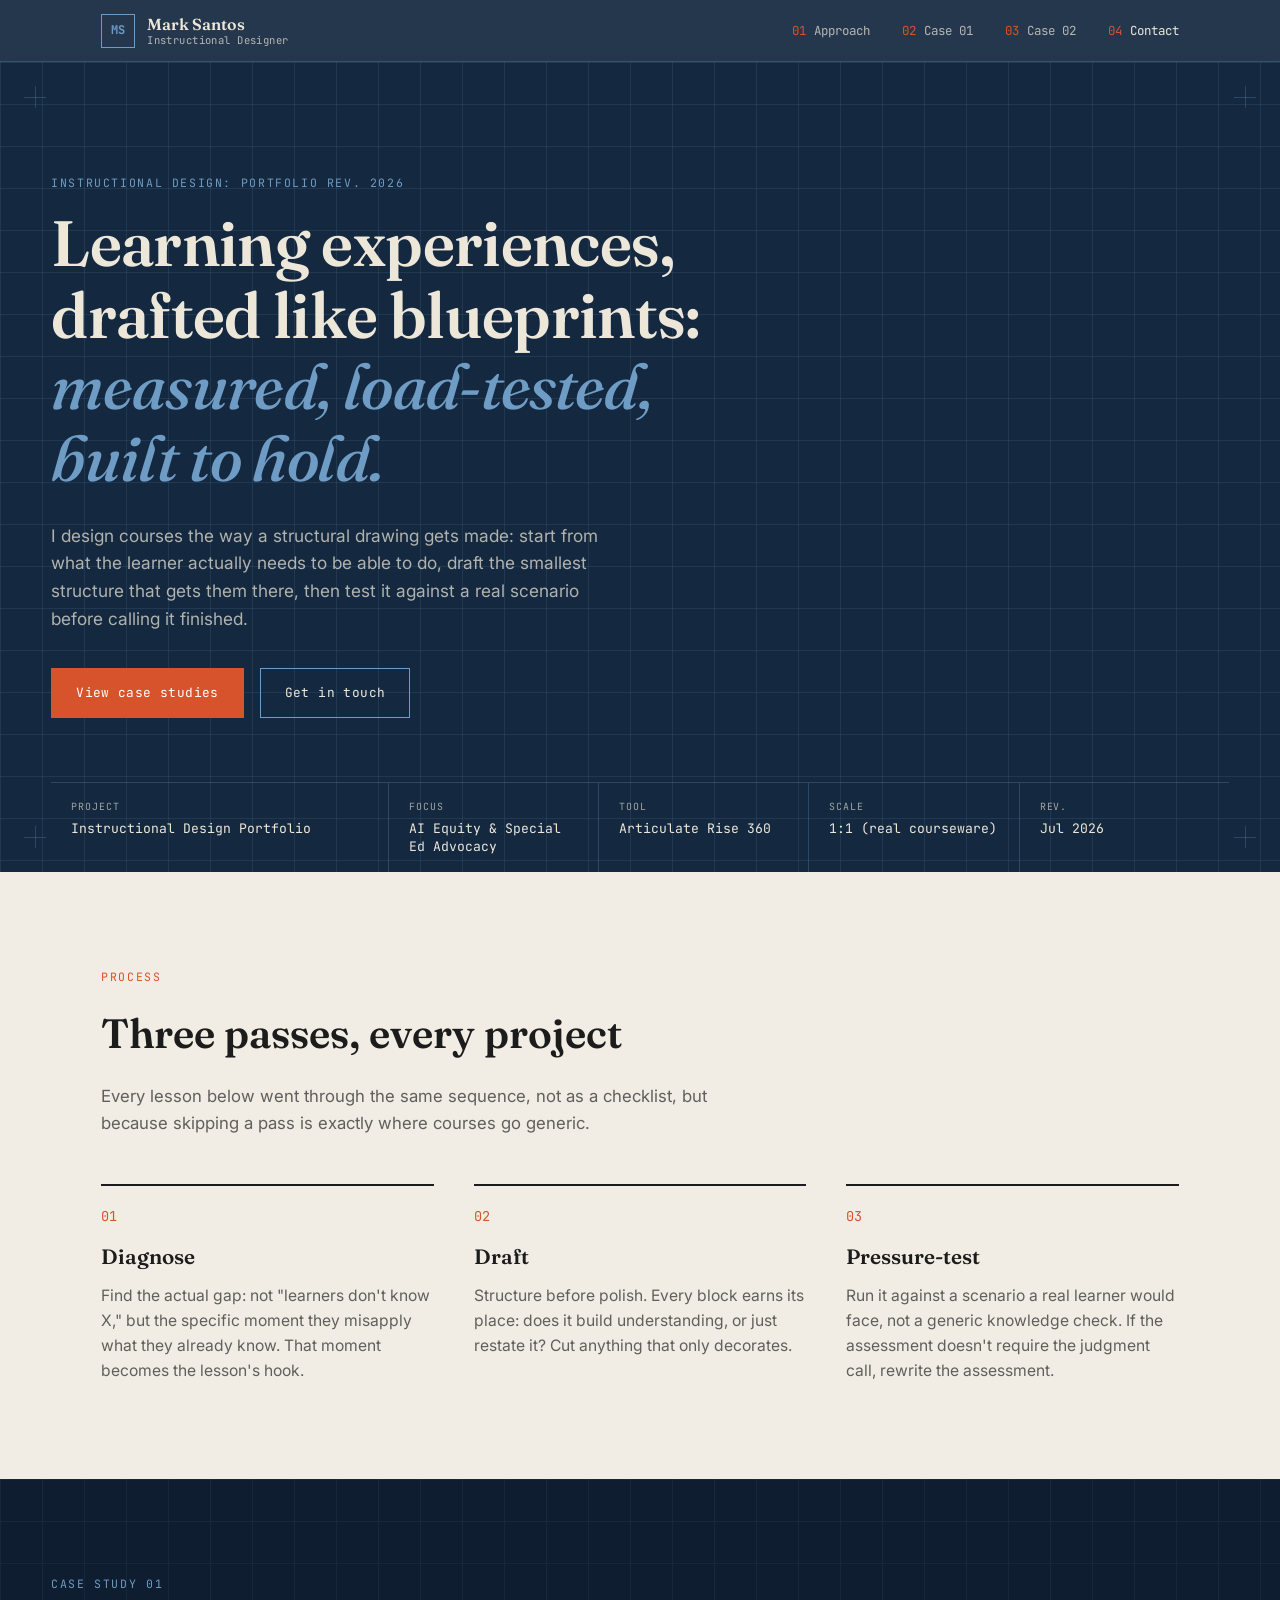
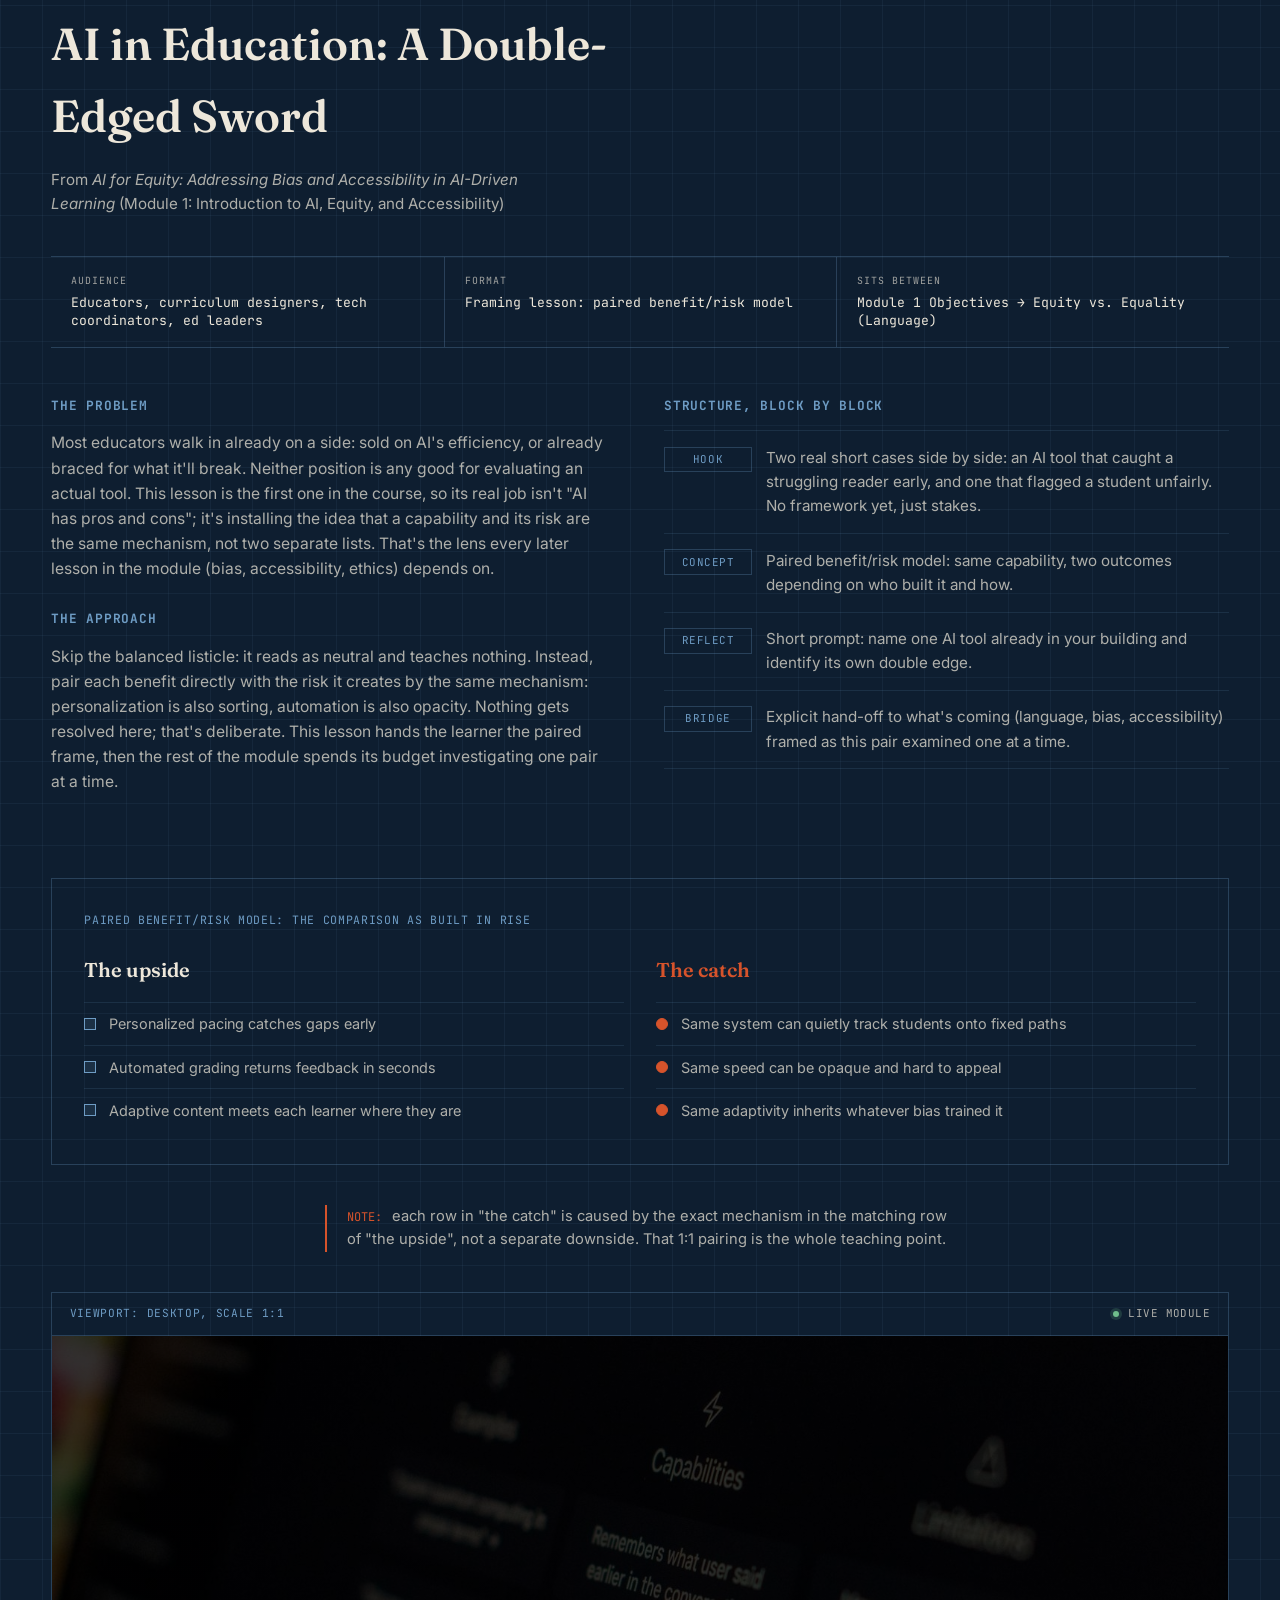
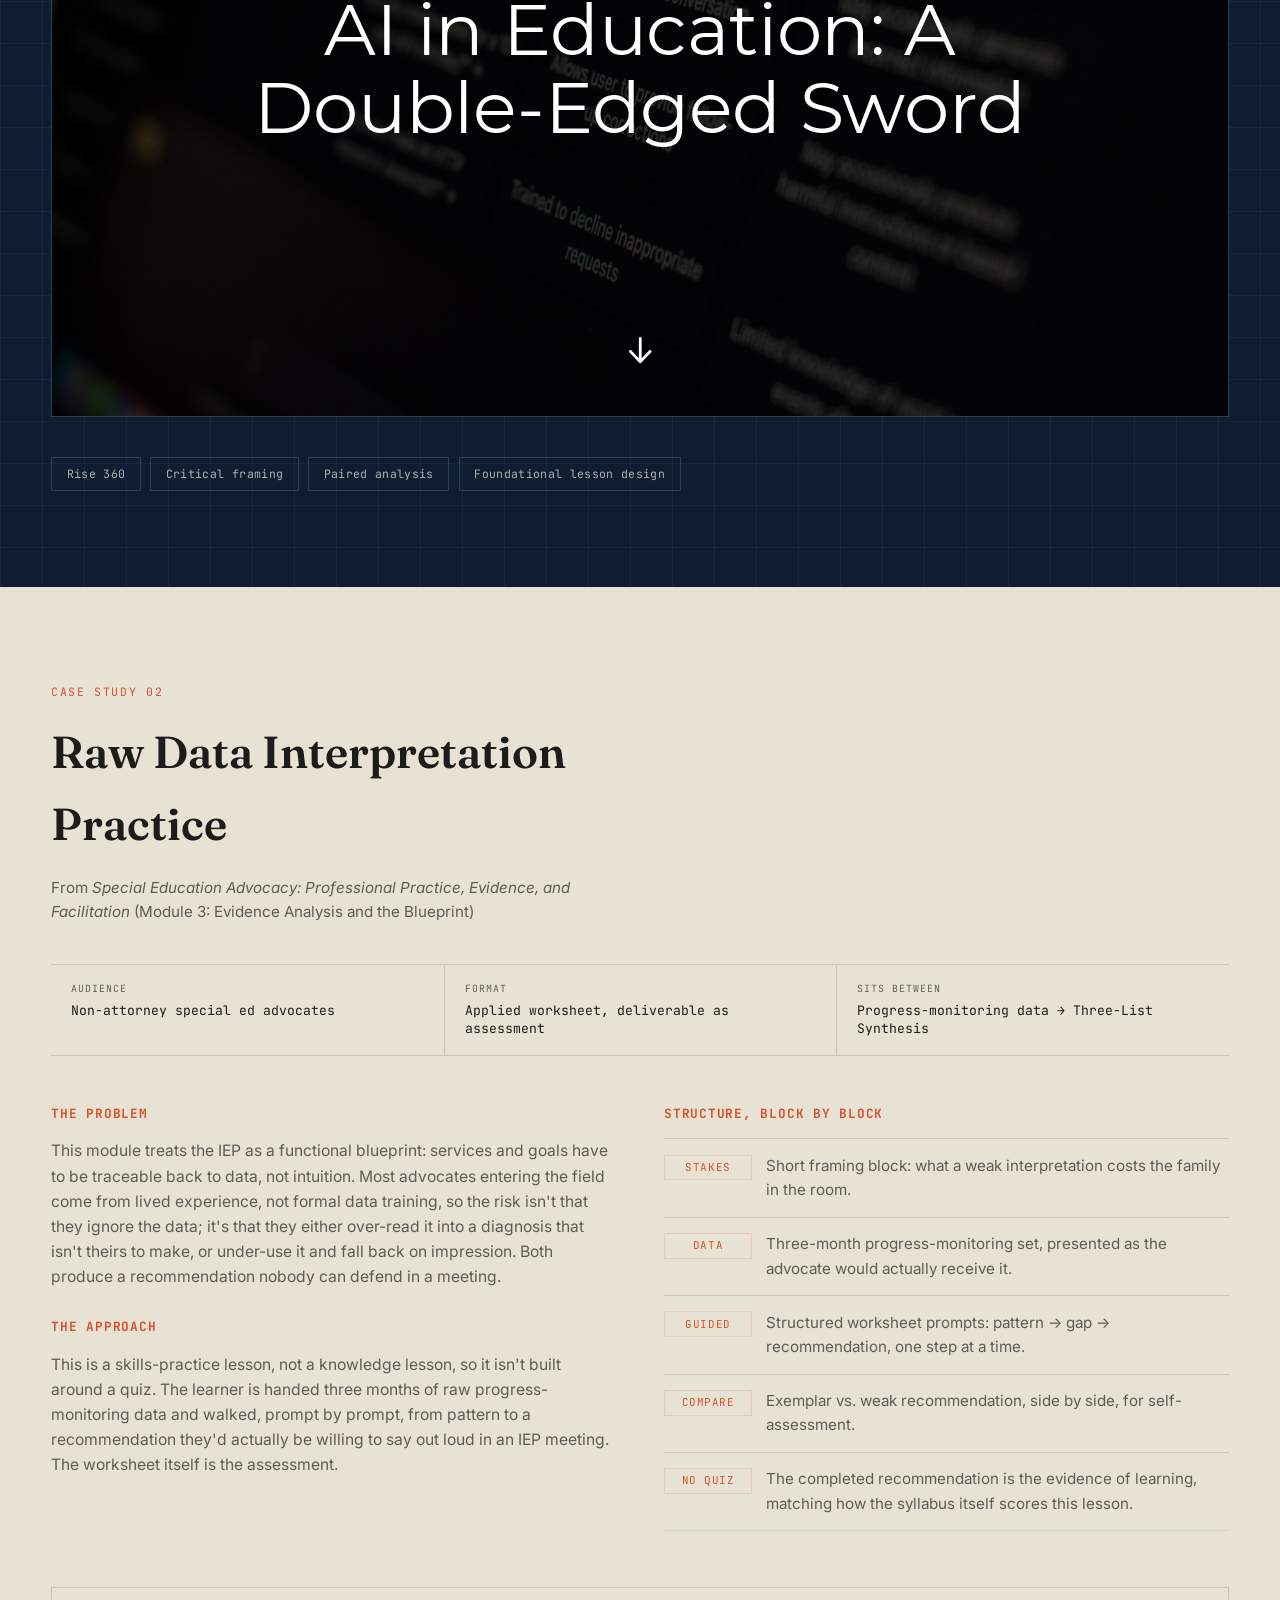
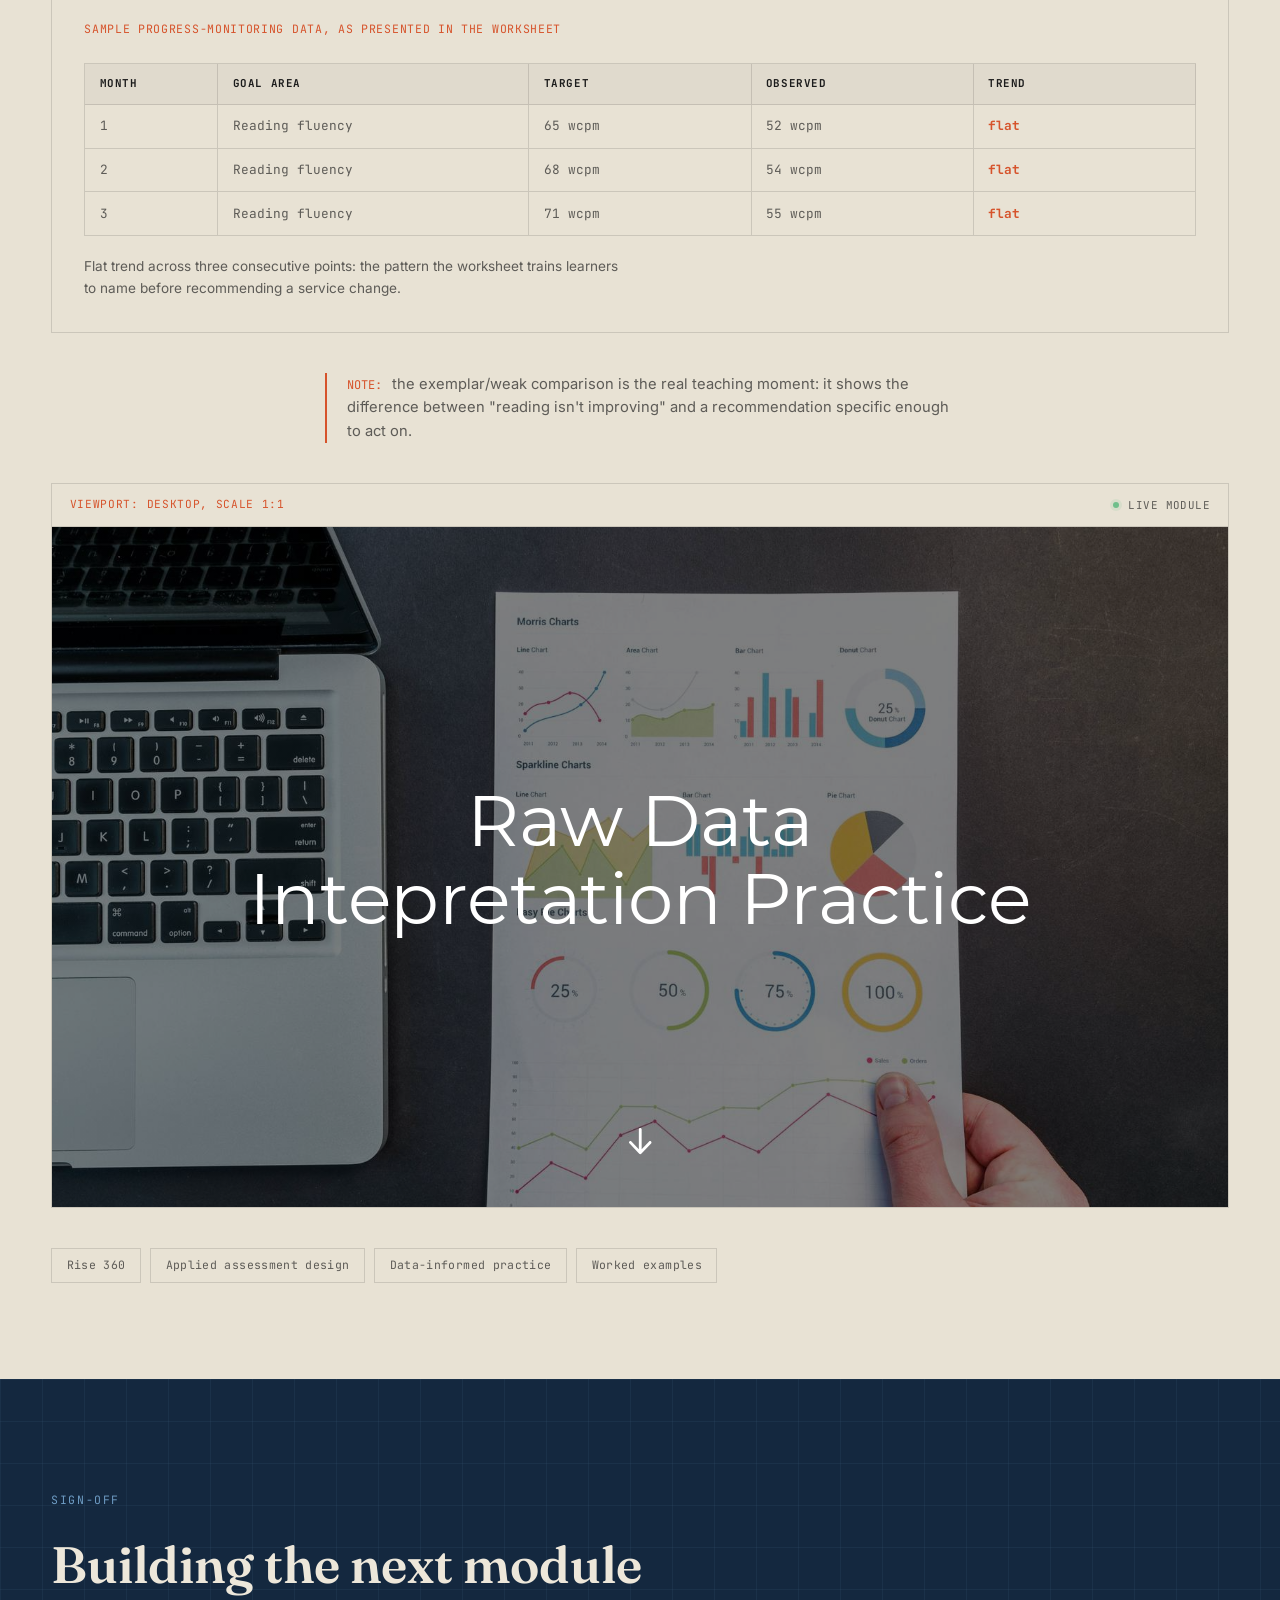
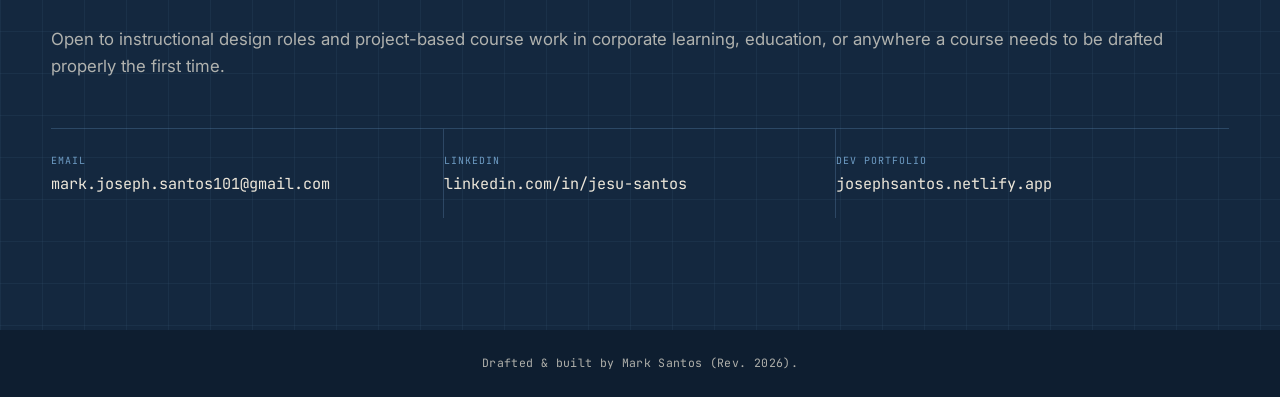
<file: index.html>
<!DOCTYPE html>
<html lang="en">
<head>
<meta charset="UTF-8">
<meta name="viewport" content="width=device-width, initial-scale=1.0">
<title>Mark Santos: Instructional Design Portfolio</title>
<meta name="description" content="Instructional design portfolio by Mark Santos. Case studies in equity-focused leadership training and evidence-based special education advocacy.">
<link rel="preconnect" href="https://fonts.googleapis.com">
<link rel="preconnect" href="https://fonts.gstatic.com" crossorigin>
<link href="https://fonts.googleapis.com/css2?family=Fraunces:opsz,wght@9..144,300;9..144,500;9..144,600;9..144,700&family=JetBrains+Mono:wght@400;500;700&family=Inter:wght@400;500;600&display=swap" rel="stylesheet">
<link rel="stylesheet" href="style.css">
</head>
<body>

<a class="skip-link" href="#main">Skip to content</a>

<header class="site-header">
  <div class="header-inner">
    <a href="#top" class="brand" aria-label="Mark Santos, home">
      <span class="brand-mark" aria-hidden="true">MS</span>
      <span class="brand-text">
        <span class="brand-name">Mark Santos</span>
        <span class="brand-role">Instructional Designer</span>
      </span>
    </a>

    <button class="nav-toggle" id="navToggle" aria-expanded="false" aria-controls="primaryNav">
      <span class="nav-toggle-bar"></span>
      <span class="nav-toggle-bar"></span>
      <span class="visually-hidden">Menu</span>
    </button>

    <nav class="primary-nav" id="primaryNav" aria-label="Primary">
      <a href="#approach"><span class="nav-index">01</span>Approach</a>
      <a href="#case-01"><span class="nav-index">02</span>Case&nbsp;01</a>
      <a href="#case-02"><span class="nav-index">03</span>Case&nbsp;02</a>
      <a href="#contact"><span class="nav-index">04</span>Contact</a>
    </nav>
  </div>
</header>

<main id="main">

  <section class="hero" id="top">
    <div class="blueprint-grid" aria-hidden="true"></div>
    <span class="crosshair crosshair--tl" aria-hidden="true"></span>
    <span class="crosshair crosshair--tr" aria-hidden="true"></span>
    <span class="crosshair crosshair--bl" aria-hidden="true"></span>
    <span class="crosshair crosshair--br" aria-hidden="true"></span>

    <div class="hero-inner">
      <p class="eyebrow">Instructional Design: Portfolio Rev. 2026</p>
      <h1 class="hero-title">
        Learning experiences,<br>
        drafted like blueprints:<br>
        <span class="hero-title-accent">measured, load-tested, built to hold.</span>
      </h1>
      <p class="hero-sub">
        I design courses the way a structural drawing gets made: start from what the learner
        actually needs to be able to do, draft the smallest structure that gets them there,
        then test it against a real scenario before calling it finished.
      </p>
      <div class="hero-actions">
        <a href="#case-01" class="btn btn-primary">View case studies</a>
        <a href="#contact" class="btn btn-ghost">Get in touch</a>
      </div>
    </div>

    <div class="title-block" role="note" aria-label="Portfolio specifications">
      <div class="title-block-cell title-block-cell--wide">
        <span class="tb-label">Project</span>
        <span class="tb-value">Instructional Design Portfolio</span>
      </div>
      <div class="title-block-cell">
        <span class="tb-label">Focus</span>
        <span class="tb-value">AI Equity &amp; Special Ed Advocacy</span>
      </div>
      <div class="title-block-cell">
        <span class="tb-label">Tool</span>
        <span class="tb-value">Articulate Rise 360</span>
      </div>
      <div class="title-block-cell">
        <span class="tb-label">Scale</span>
        <span class="tb-value">1:1 (real courseware)</span>
      </div>
      <div class="title-block-cell">
        <span class="tb-label">Rev.</span>
        <span class="tb-value">Jul 2026</span>
      </div>
    </div>
  </section>

  <section class="approach" id="approach">
    <p class="eyebrow eyebrow--dark">Process</p>
    <h2 class="section-title">Three passes, every project</h2>
    <p class="section-lede">
      Every lesson below went through the same sequence, not as a checklist,
      but because skipping a pass is exactly where courses go generic.
    </p>

    <ol class="approach-list">
      <li class="approach-step">
        <span class="step-index">01</span>
        <h3>Diagnose</h3>
        <p>
          Find the actual gap: not "learners don't know X," but the specific
          moment they misapply what they already know. That moment becomes the
          lesson's hook.
        </p>
      </li>
      <li class="approach-step">
        <span class="step-index">02</span>
        <h3>Draft</h3>
        <p>
          Structure before polish. Every block earns its place: does it build
          understanding, or just restate it? Cut anything that only decorates.
        </p>
      </li>
      <li class="approach-step">
        <span class="step-index">03</span>
        <h3>Pressure-test</h3>
        <p>
          Run it against a scenario a real learner would face, not a generic
          knowledge check. If the assessment doesn't require the judgment call,
          rewrite the assessment.
        </p>
      </li>
    </ol>
  </section>

  <section class="case-study case-study--dark" id="case-01">
    <div class="blueprint-grid blueprint-grid--faint" aria-hidden="true"></div>

    <div class="case-header">
      <p class="eyebrow">Case Study 01</p>
      <h2 class="case-title">AI in Education: A Double-Edged Sword</h2>
      <p class="case-course">From <em>AI for Equity: Addressing Bias and Accessibility in AI-Driven Learning</em> (Module 1: Introduction to AI, Equity, and Accessibility)</p>
    </div>

    <div class="title-block title-block--inline" role="note" aria-label="Case study 01 specifications">
      <div class="title-block-cell">
        <span class="tb-label">Audience</span>
        <span class="tb-value">Educators, curriculum designers, tech coordinators, ed leaders</span>
      </div>
      <div class="title-block-cell">
        <span class="tb-label">Format</span>
        <span class="tb-value">Framing lesson: paired benefit/risk model</span>
      </div>
      <div class="title-block-cell">
        <span class="tb-label">Sits between</span>
        <span class="tb-value">Module 1 Objectives → Equity vs. Equality (Language)</span>
      </div>
    </div>

    <div class="case-grid">
      <div class="case-col">
        <h3 class="case-subhead">The problem</h3>
        <p>
          Most educators walk in already on a side: sold on AI's efficiency, or
          already braced for what it'll break. Neither position is any good for
          evaluating an actual tool. This lesson is the first one in the course,
          so its real job isn't "AI has pros and cons"; it's installing the
          idea that a capability and its risk are the same mechanism, not two
          separate lists. That's the lens every later lesson in the module
          (bias, accessibility, ethics) depends on.
        </p>
        <h3 class="case-subhead">The approach</h3>
        <p>
          Skip the balanced listicle: it reads as neutral and teaches nothing.
          Instead, pair each benefit directly with the risk it creates by the
          same mechanism: personalization is also sorting, automation is also
          opacity. Nothing gets resolved here; that's deliberate. This lesson
          hands the learner the paired frame, then the rest of the module spends
          its budget investigating one pair at a time.
        </p>
      </div>

      <div class="case-col">
        <h3 class="case-subhead">Structure, block by block</h3>
        <ol class="flow-list">
          <li><span class="flow-tag">Hook</span>Two real short cases side by side: an AI tool that caught a struggling reader early, and one that flagged a student unfairly. No framework yet, just stakes.</li>
          <li><span class="flow-tag">Concept</span>Paired benefit/risk model: same capability, two outcomes depending on who built it and how.</li>
          <li><span class="flow-tag">Reflect</span>Short prompt: name one AI tool already in your building and identify its own double edge.</li>
          <li><span class="flow-tag">Bridge</span>Explicit hand-off to what's coming (language, bias, accessibility) framed as this pair examined one at a time.</li>
        </ol>
      </div>
    </div>

    <div class="diagram-panel" aria-hidden="false">
      <p class="diagram-caption">Paired benefit/risk model: the comparison as built in Rise</p>
      <div class="diagram">
        <div class="diagram-col">
          <span class="diagram-col-label">The upside</span>
          <div class="diagram-row"><span class="diagram-icon diagram-icon--even"></span>Personalized pacing catches gaps early</div>
          <div class="diagram-row"><span class="diagram-icon diagram-icon--even"></span>Automated grading returns feedback in seconds</div>
          <div class="diagram-row"><span class="diagram-icon diagram-icon--even"></span>Adaptive content meets each learner where they are</div>
        </div>
        <div class="diagram-col diagram-col--accent">
          <span class="diagram-col-label">The catch</span>
          <div class="diagram-row"><span class="diagram-icon diagram-icon--variable"></span>Same system can quietly track students onto fixed paths</div>
          <div class="diagram-row"><span class="diagram-icon diagram-icon--variable"></span>Same speed can be opaque and hard to appeal</div>
          <div class="diagram-row"><span class="diagram-icon diagram-icon--variable"></span>Same adaptivity inherits whatever bias trained it</div>
        </div>
      </div>
    </div>

    <p class="annotation">
      <span class="annotation-mark" aria-hidden="true">note:</span>
      each row in "the catch" is caused by the exact mechanism in the matching
      row of "the upside", not a separate downside. That 1:1 pairing is the
      whole teaching point.
    </p>

    <div class="module-frame">
      <div class="module-frame-bar">
        <span class="module-frame-label">Viewport: Desktop, Scale 1:1</span>
        <span class="module-frame-status"><span class="status-dot" aria-hidden="true"></span>Live module</span>
      </div>
      <div class="module-frame-body">
        <div class="module-frame-viewport">
          <iframe
            src="case-01/index.html"
            title="AI in Education: A Double-Edged Sword (full Rise 360 module)"
            loading="lazy"
            class="module-iframe"></iframe>
        </div>
      </div>
    </div>

    <ul class="tag-row" aria-label="Skills demonstrated">
      <li>Rise 360</li>
      <li>Critical framing</li>
      <li>Paired analysis</li>
      <li>Foundational lesson design</li>
    </ul>
  </section>

  <section class="case-study case-study--paper" id="case-02">
    <div class="case-header">
      <p class="eyebrow eyebrow--dark">Case Study 02</p>
      <h2 class="case-title case-title--dark">Raw Data Interpretation Practice</h2>
      <p class="case-course case-course--dark">From <em>Special Education Advocacy: Professional Practice, Evidence, and Facilitation</em> (Module 3: Evidence Analysis and the Blueprint)</p>
    </div>

    <div class="title-block title-block--paper title-block--inline" role="note" aria-label="Case study 02 specifications">
      <div class="title-block-cell">
        <span class="tb-label">Audience</span>
        <span class="tb-value">Non-attorney special ed advocates</span>
      </div>
      <div class="title-block-cell">
        <span class="tb-label">Format</span>
        <span class="tb-value">Applied worksheet, deliverable as assessment</span>
      </div>
      <div class="title-block-cell">
        <span class="tb-label">Sits between</span>
        <span class="tb-value">Progress-monitoring data → Three-List Synthesis</span>
      </div>
    </div>

    <div class="case-grid">
      <div class="case-col">
        <h3 class="case-subhead case-subhead--dark">The problem</h3>
        <p class="text--dark">
          This module treats the IEP as a functional blueprint: services and
          goals have to be traceable back to data, not intuition. Most advocates
          entering the field come from lived experience, not formal data
          training, so the risk isn't that they ignore the data; it's that they
          either over-read it into a diagnosis that isn't theirs to make, or
          under-use it and fall back on impression. Both produce a
          recommendation nobody can defend in a meeting.
        </p>
        <h3 class="case-subhead case-subhead--dark">The approach</h3>
        <p class="text--dark">
          This is a skills-practice lesson, not a knowledge lesson, so it isn't
          built around a quiz. The learner is handed three months of raw
          progress-monitoring data and walked, prompt by prompt, from pattern to
          a recommendation they'd actually be willing to say out loud in an IEP
          meeting. The worksheet itself is the assessment.
        </p>
      </div>

      <div class="case-col">
        <h3 class="case-subhead case-subhead--dark">Structure, block by block</h3>
        <ol class="flow-list flow-list--paper">
          <li><span class="flow-tag flow-tag--paper">Stakes</span>Short framing block: what a weak interpretation costs the family in the room.</li>
          <li><span class="flow-tag flow-tag--paper">Data</span>Three-month progress-monitoring set, presented as the advocate would actually receive it.</li>
          <li><span class="flow-tag flow-tag--paper">Guided</span>Structured worksheet prompts: pattern → gap → recommendation, one step at a time.</li>
          <li><span class="flow-tag flow-tag--paper">Compare</span>Exemplar vs. weak recommendation, side by side, for self-assessment.</li>
          <li><span class="flow-tag flow-tag--paper">No quiz</span>The completed recommendation is the evidence of learning, matching how the syllabus itself scores this lesson.</li>
        </ol>
      </div>
    </div>

    <div class="diagram-panel diagram-panel--paper">
      <p class="diagram-caption diagram-caption--dark">Sample progress-monitoring data, as presented in the worksheet</p>
      <div class="data-table" role="table" aria-label="Sample progress monitoring data">
        <div class="data-row data-row--head" role="row">
          <span role="columnheader">Month</span>
          <span role="columnheader">Goal Area</span>
          <span role="columnheader">Target</span>
          <span role="columnheader">Observed</span>
          <span role="columnheader">Trend</span>
        </div>
        <div class="data-row" role="row"><span>1</span><span>Reading fluency</span><span>65 wcpm</span><span>52 wcpm</span><span class="trend trend--flat">flat</span></div>
        <div class="data-row" role="row"><span>2</span><span>Reading fluency</span><span>68 wcpm</span><span>54 wcpm</span><span class="trend trend--flat">flat</span></div>
        <div class="data-row" role="row"><span>3</span><span>Reading fluency</span><span>71 wcpm</span><span>55 wcpm</span><span class="trend trend--flat">flat</span></div>
      </div>
      <p class="diagram-footnote">Flat trend across three consecutive points: the pattern the worksheet trains learners to name before recommending a service change.</p>
    </div>

    <p class="annotation annotation--paper">
      <span class="annotation-mark" aria-hidden="true">note:</span>
      the exemplar/weak comparison is the real teaching moment: it shows the
      difference between "reading isn't improving" and a recommendation
      specific enough to act on.
    </p>

    <div class="module-frame module-frame--paper">
      <div class="module-frame-bar module-frame-bar--paper">
        <span class="module-frame-label module-frame-label--paper">Viewport: Desktop, Scale 1:1</span>
        <span class="module-frame-status module-frame-status--paper"><span class="status-dot status-dot--paper" aria-hidden="true"></span>Live module</span>
      </div>
      <div class="module-frame-body">
        <div class="module-frame-viewport">
          <iframe
            src="case-02/index.html"
            title="Raw Data Interpretation Practice: full Rise 360 module"
            loading="lazy"
            class="module-iframe"></iframe>
        </div>
      </div>
    </div>

    <ul class="tag-row tag-row--paper" aria-label="Skills demonstrated">
      <li>Rise 360</li>
      <li>Applied assessment design</li>
      <li>Data-informed practice</li>
      <li>Worked examples</li>
    </ul>
  </section>

  <section class="contact" id="contact">
    <div class="blueprint-grid blueprint-grid--faint" aria-hidden="true"></div>
    <p class="eyebrow">Sign-off</p>
    <h2 class="contact-title">Building the next module</h2>
    <p class="contact-lede">
      Open to instructional design roles and project-based course work in
      corporate learning, education, or anywhere a course needs to be drafted
      properly the first time.
    </p>

    <div class="contact-grid">
      <a class="contact-link" href="mailto:mark.joseph.santos101@gmail.com">
        <span class="tb-label">Email</span>
        <span class="tb-value">mark.joseph.santos101@gmail.com</span>
      </a>
      <a class="contact-link" href="https://linkedin.com/in/jesu-santos" target="_blank" rel="noopener noreferrer">
        <span class="tb-label">LinkedIn</span>
        <span class="tb-value">linkedin.com/in/jesu-santos</span>
      </a>
      <a class="contact-link" href="https://josephsantos.netlify.app" target="_blank" rel="noopener noreferrer">
        <span class="tb-label">Dev Portfolio</span>
        <span class="tb-value">josephsantos.netlify.app</span>
      </a>
    </div>
  </section>

</main>

<footer class="site-footer">
  <p>Drafted &amp; built by Mark Santos (Rev. 2026).</p>
</footer>

<script src="script.js"></script>
</body>
</html>
</file>
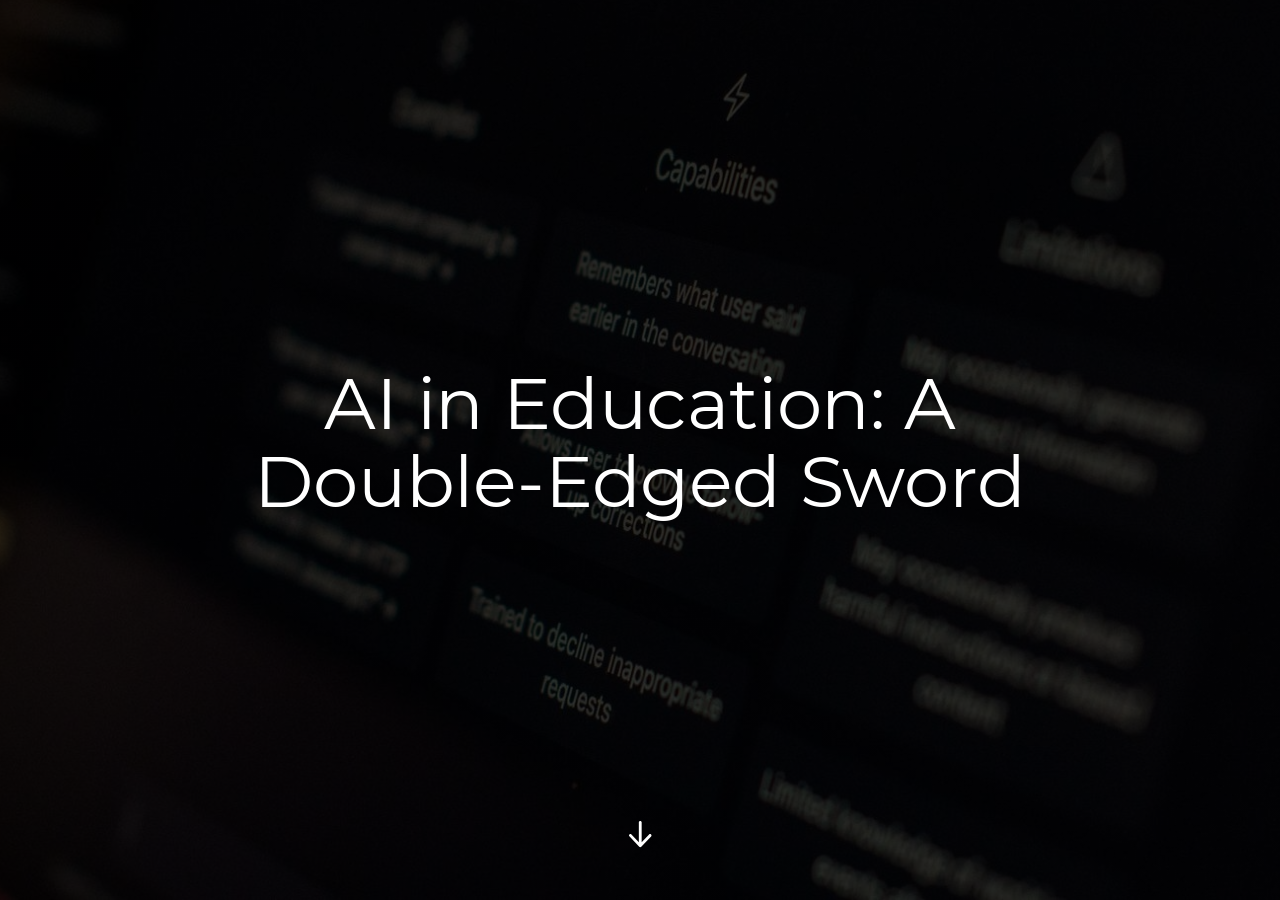
<file: case-01/index.html>
<!doctype html>
<!-- 
course package version: lGSqwzuL
rise_frontend sha: 2c3512018a8b087168456cadb583e77d423131d5
learn_distribution_frontend sha: b39f14ee48d5047c214349718046e10a677ec56f
mondrian sha: 1f6cf90686c905c37b3fb9a5473f358d20cf50a0
sandbox sha: 42753f3391b109fa3788c525c22880445ab48325
 -->
<html lang="en">
  <head>
    <meta charset="utf-8">
    <meta name="viewport" content="width=device-width,initial-scale=1">
    <title>AI in Education: A Double-Edged Sword</title>
    
    <script type="application/json" id="__CONFIG__">
      {"remoteManifest":{"learn_distribution_frontend":{".js":["learn_dist/entry.js"]},"mondrian":{".js":["mondrian/entry.js"]}},"assetTargetPrefixes":{"media":"assets","font":"lib/fonts"}}
    </script>
    
    <script src="lib/dist/c45a9871.js"></script>
  </head>
  <body>
    <div id="app"></div>
    
      <script src="lib/rise/95da918f.js"></script>
    
  </body>
</html>
</file>
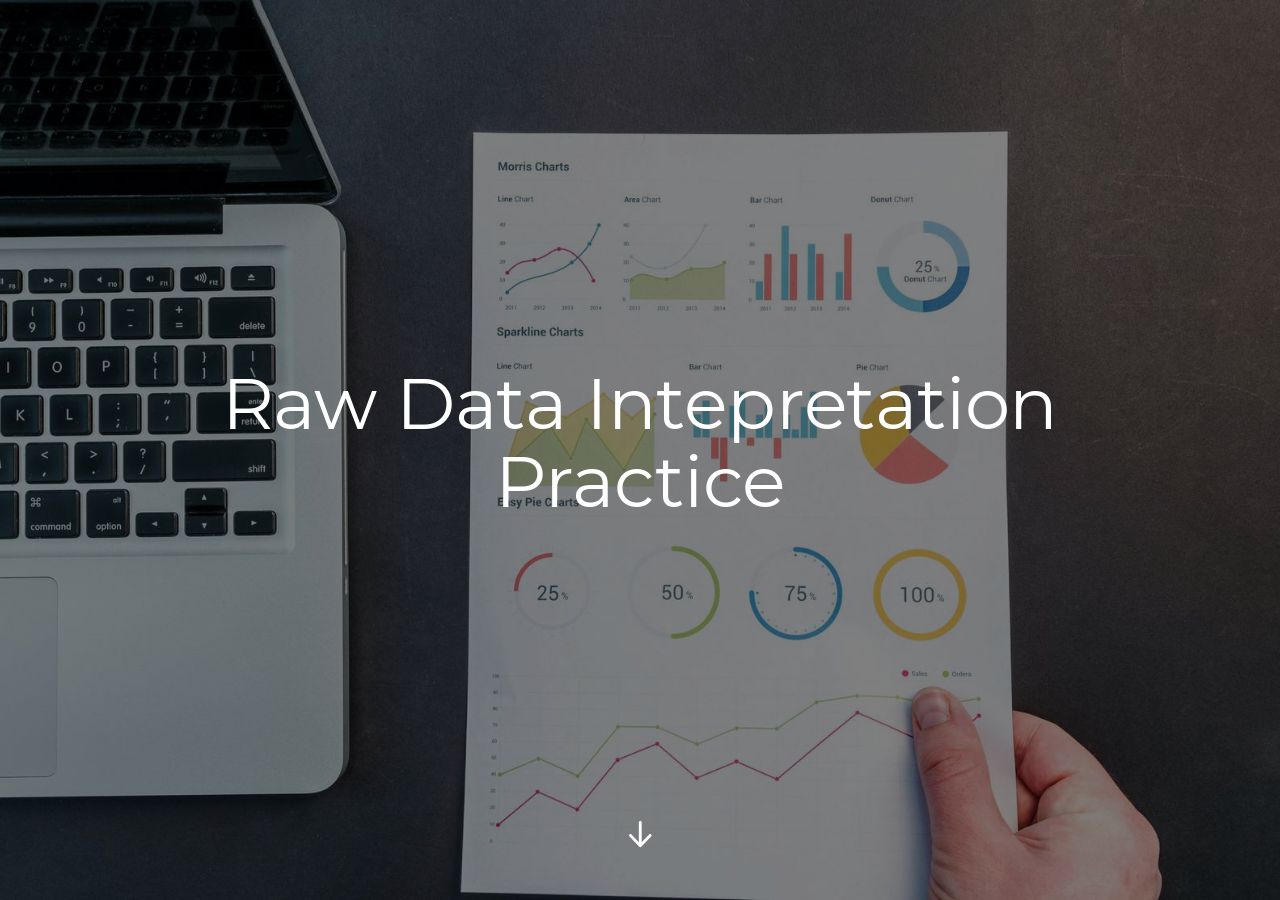
<file: case-02/index.html>
<!doctype html>
<!-- 
course package version: YpuAXlpn
rise_frontend sha: 2c3512018a8b087168456cadb583e77d423131d5
learn_distribution_frontend sha: b39f14ee48d5047c214349718046e10a677ec56f
mondrian sha: 1f6cf90686c905c37b3fb9a5473f358d20cf50a0
sandbox sha: 42753f3391b109fa3788c525c22880445ab48325
 -->
<html lang="en">
  <head>
    <meta charset="utf-8">
    <meta name="viewport" content="width=device-width,initial-scale=1">
    <title>Raw Data Intepretation Practice</title>
    
    <script type="application/json" id="__CONFIG__">
      {"remoteManifest":{"learn_distribution_frontend":{".js":["learn_dist/entry.js"]},"mondrian":{".js":["mondrian/entry.js"]}},"assetTargetPrefixes":{"media":"assets","font":"lib/fonts"}}
    </script>
    
    <script src="lib/dist/c45a9871.js"></script>
  </head>
  <body>
    <div id="app"></div>
    
      <script src="lib/rise/95da918f.js"></script>
    
  </body>
</html>
</file>
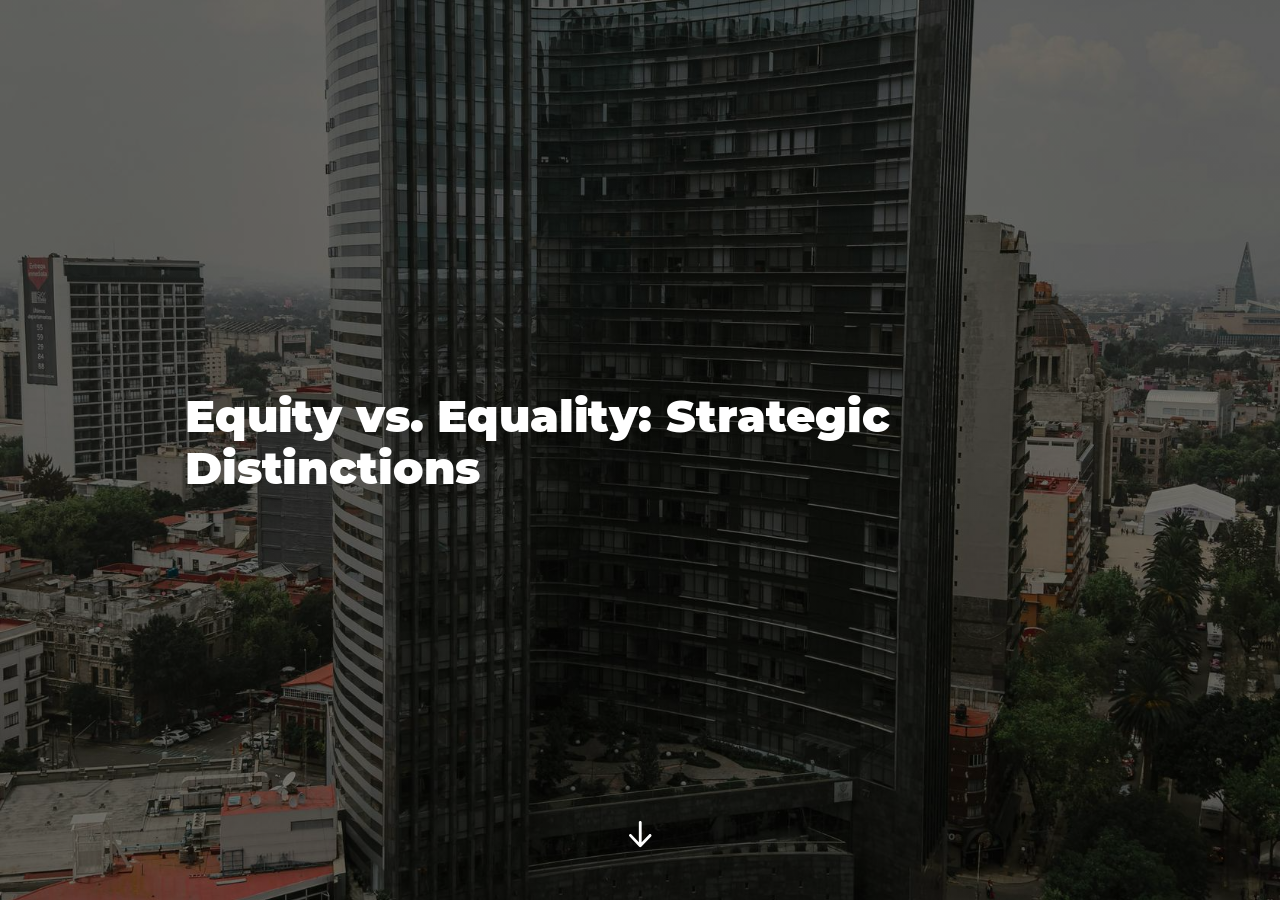
<file: nvm/index.html>
<!doctype html>
<!-- 
course package version: 3DZlgs18
rise_frontend sha: 2c3512018a8b087168456cadb583e77d423131d5
learn_distribution_frontend sha: b39f14ee48d5047c214349718046e10a677ec56f
mondrian sha: 1f6cf90686c905c37b3fb9a5473f358d20cf50a0
sandbox sha: 42753f3391b109fa3788c525c22880445ab48325
 -->
<html lang="en">
  <head>
    <meta charset="utf-8">
    <meta name="viewport" content="width=device-width,initial-scale=1">
    <title>Equity vs. Equality: Strategic Distinctions</title>
    
    <script type="application/json" id="__CONFIG__">
      {"remoteManifest":{"learn_distribution_frontend":{".js":["learn_dist/entry.js"]},"mondrian":{".js":["mondrian/entry.js"]}},"assetTargetPrefixes":{"media":"assets","font":"lib/fonts"}}
    </script>
    
    <script src="lib/dist/c45a9871.js"></script>
  </head>
  <body>
    <div id="app"></div>
    
      <script src="lib/rise/95da918f.js"></script>
    
  </body>
</html>
</file>
<file: style.css>
/* =========================================================
   TOKENS
   ========================================================= */
:root {
  --navy: #14283F;
  --navy-deep: #0E1E30;
  --blue-line: #6E9CC4;
  --blue-line-soft: rgba(110, 156, 196, 0.28);
  --blue-line-faint: rgba(110, 156, 196, 0.14);
  --paper: #F1EDE4;
  --paper-dim: #E8E2D4;
  --ink: #1C1C1C;
  --ink-soft: rgba(28, 28, 28, 0.68);
  --paper-line: rgba(28, 28, 28, 0.14);
  --accent: #D6532B;
  --accent-soft: rgba(214, 83, 43, 0.16);
  --cream-text: #EDE7DA;
  --cream-text-soft: rgba(237, 231, 218, 0.72);

  --font-display: 'Fraunces', Georgia, serif;
  --font-mono: 'JetBrains Mono', 'Courier New', monospace;
  --font-body: 'Inter', -apple-system, BlinkMacSystemFont, sans-serif;

  --max-width: 1180px;
  --edge: clamp(1.25rem, 4vw, 4rem);
}

/* =========================================================
   RESET
   ========================================================= */
*, *::before, *::after { box-sizing: border-box; }
html { scroll-behavior: smooth; }
@media (prefers-reduced-motion: reduce) {
  html { scroll-behavior: auto; }
  *, *::before, *::after {
    animation-duration: 0.01ms !important;
    animation-iteration-count: 1 !important;
    transition-duration: 0.01ms !important;
    scroll-behavior: auto !important;
  }
}

body {
  margin: 0;
  background: var(--paper);
  color: var(--ink);
  font-family: var(--font-body);
  line-height: 1.6;
  -webkit-font-smoothing: antialiased;
}

h1, h2, h3 { margin: 0; font-family: var(--font-display); }
p { margin: 0; }
a { color: inherit; text-decoration: none; }
ul, ol { margin: 0; padding: 0; list-style: none; }
img { max-width: 100%; display: block; }

.visually-hidden {
  position: absolute;
  width: 1px; height: 1px;
  overflow: hidden;
  clip: rect(0 0 0 0);
  white-space: nowrap;
}

.skip-link {
  position: absolute;
  left: -9999px;
  top: 0;
  background: var(--accent);
  color: #fff;
  padding: 0.75rem 1.25rem;
  font-family: var(--font-mono);
  font-size: 0.85rem;
  z-index: 1000;
}
.skip-link:focus {
  left: var(--edge);
  top: 0.75rem;
}

:focus-visible {
  outline: 2px solid var(--accent);
  outline-offset: 3px;
}

/* =========================================================
   SHARED UTILITIES
   ========================================================= */
.eyebrow {
  font-family: var(--font-mono);
  font-size: 0.72rem;
  letter-spacing: 0.14em;
  text-transform: uppercase;
  color: var(--blue-line);
  margin-bottom: 0.9rem;
}
.eyebrow--dark { color: var(--accent); }

.section-title {
  font-size: clamp(1.75rem, 3.2vw, 2.6rem);
  font-weight: 600;
  color: var(--ink);
  max-width: 24ch;
}

.section-lede {
  margin-top: 1rem;
  max-width: 56ch;
  color: var(--ink-soft);
  font-size: 1.05rem;
}

.tb-label {
  display: block;
  font-family: var(--font-mono);
  font-size: 0.62rem;
  letter-spacing: 0.1em;
  text-transform: uppercase;
  opacity: 0.65;
  margin-bottom: 0.3rem;
}
.tb-value {
  display: block;
  font-family: var(--font-mono);
  font-size: 0.82rem;
  line-height: 1.4;
}

/* =========================================================
   BLUEPRINT GRID BACKGROUND
   ========================================================= */
.blueprint-grid {
  position: absolute;
  inset: 0;
  background-image:
    linear-gradient(var(--blue-line-faint) 1px, transparent 1px),
    linear-gradient(90deg, var(--blue-line-faint) 1px, transparent 1px);
  background-size: 42px 42px;
  pointer-events: none;
  z-index: 0;
}
.blueprint-grid--faint { opacity: 0.55; }

.crosshair {
  position: absolute;
  width: 22px;
  height: 22px;
  z-index: 1;
  pointer-events: none;
}
.crosshair::before,
.crosshair::after {
  content: "";
  position: absolute;
  background: var(--blue-line-soft);
}
.crosshair::before { width: 100%; height: 1px; top: 50%; left: 0; }
.crosshair::after { height: 100%; width: 1px; left: 50%; top: 0; }
.crosshair--tl { top: 1.5rem; left: 1.5rem; }
.crosshair--tr { top: 1.5rem; right: 1.5rem; }
.crosshair--bl { bottom: 1.5rem; left: 1.5rem; }
.crosshair--br { bottom: 1.5rem; right: 1.5rem; }

/* =========================================================
   HEADER / NAV
   ========================================================= */
.site-header {
  position: sticky;
  top: 0;
  z-index: 500;
  background: rgba(20, 40, 63, 0.92);
  backdrop-filter: blur(10px);
  border-bottom: 1px solid var(--blue-line-soft);
}

.header-inner {
  max-width: var(--max-width);
  margin: 0 auto;
  padding: 0.85rem var(--edge);
  display: flex;
  align-items: center;
  justify-content: space-between;
  gap: 1rem;
}

.brand {
  display: flex;
  align-items: center;
  gap: 0.75rem;
  color: var(--cream-text);
}
.brand-mark {
  font-family: var(--font-mono);
  font-size: 0.75rem;
  font-weight: 700;
  border: 1px solid var(--blue-line);
  width: 34px;
  height: 34px;
  display: flex;
  align-items: center;
  justify-content: center;
  color: var(--blue-line);
  flex-shrink: 0;
}
.brand-text { display: flex; flex-direction: column; line-height: 1.25; }
.brand-name { font-family: var(--font-display); font-size: 1rem; font-weight: 600; }
.brand-role { font-family: var(--font-mono); font-size: 0.66rem; color: var(--cream-text-soft); letter-spacing: 0.04em; }

.nav-toggle {
  display: none;
  flex-direction: column;
  gap: 5px;
  background: none;
  border: none;
  cursor: pointer;
  padding: 0.5rem;
}
.nav-toggle-bar {
  width: 22px;
  height: 2px;
  background: var(--cream-text);
}

.primary-nav {
  display: flex;
  gap: 2rem;
}
.primary-nav a {
  font-family: var(--font-mono);
  font-size: 0.78rem;
  color: var(--cream-text-soft);
  display: flex;
  align-items: center;
  gap: 0.5rem;
  transition: color 0.2s ease;
}
.primary-nav a:hover,
.primary-nav a:focus-visible { color: var(--cream-text); }
.nav-index { color: var(--accent); }

@media (max-width: 760px) {
  .nav-toggle { display: flex; }
  .primary-nav {
    position: absolute;
    top: 100%;
    left: 0;
    right: 0;
    background: var(--navy);
    flex-direction: column;
    gap: 0;
    max-height: 0;
    overflow: hidden;
    transition: max-height 0.3s ease;
    border-bottom: 1px solid var(--blue-line-soft);
  }
  .primary-nav.is-open { max-height: 320px; }
  .primary-nav a {
    padding: 1rem var(--edge);
    border-top: 1px solid var(--blue-line-faint);
  }
}

/* =========================================================
   HERO
   ========================================================= */
.hero {
  position: relative;
  background: var(--navy);
  color: var(--cream-text);
  padding: clamp(4rem, 10vw, 7rem) var(--edge) 0;
  overflow: hidden;
}

.hero-inner {
  position: relative;
  z-index: 2;
  max-width: var(--max-width);
  margin: 0 auto;
  padding-bottom: 4rem;
}

.hero-title {
  font-size: clamp(2.2rem, 5.5vw, 4rem);
  font-weight: 600;
  line-height: 1.12;
  max-width: 16ch;
  letter-spacing: -0.01em;
}
.hero-title-accent {
  color: var(--blue-line);
  font-style: italic;
  font-weight: 500;
}

.hero-sub {
  margin-top: 1.75rem;
  max-width: 52ch;
  font-size: 1.08rem;
  color: var(--cream-text-soft);
}

.hero-actions {
  margin-top: 2.25rem;
  display: flex;
  gap: 1rem;
  flex-wrap: wrap;
}

.btn {
  font-family: var(--font-mono);
  font-size: 0.8rem;
  letter-spacing: 0.03em;
  padding: 0.85rem 1.5rem;
  border: 1px solid transparent;
  transition: transform 0.15s ease, background 0.2s ease, color 0.2s ease;
  display: inline-block;
}
.btn:hover { transform: translateY(-1px); }
.btn-primary {
  background: var(--accent);
  color: #fff;
}
.btn-primary:hover { background: #c04620; }
.btn-ghost {
  border-color: var(--blue-line);
  color: var(--cream-text);
}
.btn-ghost:hover { background: var(--blue-line-faint); }

/* =========================================================
   TITLE BLOCK (signature element)
   ========================================================= */
.title-block {
  position: relative;
  z-index: 2;
  display: grid;
  grid-template-columns: 1.6fr repeat(4, 1fr);
  border-top: 1px solid var(--blue-line-soft);
  max-width: var(--max-width);
  margin: 0 auto;
}
.title-block-cell {
  padding: 1rem 1.25rem;
  border-left: 1px solid var(--blue-line-soft);
  color: var(--cream-text);
}
.title-block-cell:first-child { border-left: none; }
.title-block-cell--wide { grid-column: span 1; }

.title-block--inline {
  border-top: 1px solid var(--blue-line-soft);
  border-bottom: 1px solid var(--blue-line-soft);
  grid-template-columns: repeat(3, 1fr);
  margin-top: 2.5rem;
  margin-bottom: 3rem;
}

.title-block--paper {
  border-color: var(--paper-line);
}
.title-block--paper .title-block-cell {
  border-left-color: var(--paper-line);
  color: var(--ink);
}

@media (max-width: 760px) {
  .title-block { grid-template-columns: repeat(2, 1fr); }
  .title-block-cell--wide { grid-column: span 2; }
  .title-block--inline { grid-template-columns: 1fr; }
  .title-block-cell { border-left: none; border-top: 1px solid var(--blue-line-soft); }
  .title-block-cell:first-child { border-top: none; }
}

/* =========================================================
   APPROACH
   ========================================================= */
.approach {
  background: var(--paper);
  padding: clamp(4rem, 9vw, 6rem) var(--edge);
  max-width: var(--max-width);
  margin: 0 auto;
}

.approach-list {
  margin-top: 3rem;
  display: grid;
  grid-template-columns: repeat(3, 1fr);
  gap: 2.5rem;
}

.approach-step {
  border-top: 2px solid var(--ink);
  padding-top: 1.25rem;
}
.step-index {
  font-family: var(--font-mono);
  font-size: 0.85rem;
  color: var(--accent);
  display: block;
  margin-bottom: 0.75rem;
}
.approach-step h3 {
  font-size: 1.3rem;
  font-weight: 600;
  margin-bottom: 0.6rem;
}
.approach-step p {
  color: var(--ink-soft);
  font-size: 0.98rem;
}

@media (max-width: 760px) {
  .approach-list { grid-template-columns: 1fr; }
}

/* =========================================================
   CASE STUDIES
   ========================================================= */
.case-study {
  position: relative;
  padding: clamp(4rem, 9vw, 6rem) var(--edge);
}
.case-study--dark {
  background: var(--navy-deep);
  color: var(--cream-text);
}
.case-study--paper {
  background: var(--paper-dim);
  color: var(--ink);
}

.case-header,
.case-grid,
.diagram-panel,
.annotation,
.tag-row,
.title-block--inline {
  position: relative;
  z-index: 2;
  max-width: var(--max-width);
  margin-left: auto;
  margin-right: auto;
}

.case-title {
  margin-top: 0.5rem;
  font-size: clamp(1.9rem, 4vw, 2.8rem);
  font-weight: 600;
  max-width: 22ch;
  color: var(--cream-text);
}
.case-title--dark { color: var(--ink); }

.case-course {
  margin-top: 1rem;
  font-size: 0.95rem;
  color: var(--cream-text-soft);
  max-width: 52ch;
}
.case-course--dark { color: var(--ink-soft); }
.case-course em { font-style: italic; }

.case-grid {
  margin-top: 3rem;
  display: grid;
  grid-template-columns: 1fr 1fr;
  gap: 3rem;
}
@media (max-width: 820px) {
  .case-grid { grid-template-columns: 1fr; }
}

.case-subhead {
  font-family: var(--font-mono);
  font-size: 0.8rem;
  letter-spacing: 0.06em;
  text-transform: uppercase;
  color: var(--blue-line);
  margin-bottom: 0.9rem;
}
.case-subhead--dark { color: var(--accent); }

.case-col p {
  color: var(--cream-text-soft);
  font-size: 0.98rem;
  margin-bottom: 1.75rem;
}
.text--dark { color: var(--ink-soft) !important; }

.flow-list li {
  position: relative;
  padding: 0.9rem 0 0.9rem 0;
  border-top: 1px solid var(--blue-line-faint);
  font-size: 0.95rem;
  color: var(--cream-text-soft);
  display: flex;
  gap: 0.9rem;
  align-items: baseline;
}
.flow-list li:last-child { border-bottom: 1px solid var(--blue-line-faint); }
.flow-list--paper li { border-color: var(--paper-line); color: var(--ink-soft); }

.flow-tag {
  flex-shrink: 0;
  font-family: var(--font-mono);
  font-size: 0.68rem;
  letter-spacing: 0.05em;
  text-transform: uppercase;
  color: var(--blue-line);
  border: 1px solid var(--blue-line-soft);
  padding: 0.2rem 0.55rem;
  width: 5.5rem;
  text-align: center;
}
.flow-tag--paper {
  color: var(--accent);
  border-color: var(--accent-soft);
}

/* diagram panel — equity comparison */
.diagram-panel {
  margin-top: 3.5rem;
  border: 1px solid var(--blue-line-soft);
  padding: 2rem;
}
.diagram-panel--paper { border-color: var(--paper-line); }

.diagram-caption {
  font-family: var(--font-mono);
  font-size: 0.72rem;
  letter-spacing: 0.06em;
  text-transform: uppercase;
  color: var(--blue-line);
  margin-bottom: 1.5rem;
}
.diagram-caption--dark { color: var(--accent); }

.diagram {
  display: grid;
  grid-template-columns: 1fr 1fr;
  gap: 2rem;
}
@media (max-width: 640px) {
  .diagram { grid-template-columns: 1fr; }
}

.diagram-col-label {
  display: block;
  font-family: var(--font-display);
  font-size: 1.25rem;
  font-weight: 600;
  margin-bottom: 1rem;
  color: var(--cream-text);
}
.diagram-col--accent .diagram-col-label { color: var(--accent); }

.diagram-row {
  display: flex;
  align-items: center;
  gap: 0.8rem;
  padding: 0.6rem 0;
  font-size: 0.9rem;
  color: var(--cream-text-soft);
  border-top: 1px solid var(--blue-line-faint);
}

.diagram-icon {
  width: 12px;
  height: 12px;
  flex-shrink: 0;
  border: 1px solid var(--blue-line);
}
.diagram-icon--even { background: var(--blue-line-faint); }
.diagram-icon--variable {
  background: var(--accent);
  border-color: var(--accent);
  border-radius: 50%;
}

/* data table — module 2 */
.data-table {
  display: grid;
  border-top: 1px solid var(--paper-line);
  border-left: 1px solid var(--paper-line);
}
.data-row {
  display: grid;
  grid-template-columns: 0.6fr 1.4fr 1fr 1fr 1fr;
}
.data-row span {
  padding: 0.7rem 0.9rem;
  border-right: 1px solid var(--paper-line);
  border-bottom: 1px solid var(--paper-line);
  font-family: var(--font-mono);
  font-size: 0.8rem;
  color: var(--ink-soft);
}
.data-row--head span {
  font-weight: 700;
  color: var(--ink);
  background: rgba(28,28,28,0.04);
  text-transform: uppercase;
  font-size: 0.68rem;
  letter-spacing: 0.05em;
}
.trend--flat { color: var(--accent) !important; font-weight: 700; }

.diagram-footnote {
  margin-top: 1.25rem;
  font-size: 0.85rem;
  color: var(--ink-soft);
  max-width: 60ch;
}

/* annotation callout */
.annotation {
  margin-top: 2.5rem;
  padding-left: 1.25rem;
  border-left: 2px solid var(--accent);
  font-size: 0.92rem;
  color: var(--cream-text-soft);
  max-width: 70ch;
}
.annotation--paper { color: var(--ink-soft); }
.annotation-mark {
  font-family: var(--font-mono);
  color: var(--accent);
  text-transform: uppercase;
  font-size: 0.75rem;
  margin-right: 0.4rem;
}

/* module iframe frame */
.module-frame {
  margin-top: 2.5rem;
  border: 1px solid var(--blue-line-soft);
  position: relative;
  z-index: 2;
  max-width: var(--max-width);
  margin-left: auto;
  margin-right: auto;
}
.module-frame--paper { border-color: var(--paper-line); }

.module-frame-bar {
  display: flex;
  align-items: center;
  justify-content: space-between;
  gap: 1rem;
  padding: 0.75rem 1.1rem;
  border-bottom: 1px solid var(--blue-line-soft);
  font-family: var(--font-mono);
  flex-wrap: wrap;
}
.module-frame-bar--paper { border-color: var(--paper-line); }

.module-frame-label {
  font-size: 0.7rem;
  letter-spacing: 0.06em;
  text-transform: uppercase;
  color: var(--blue-line);
  flex-shrink: 0;
}
.module-frame-label--paper { color: var(--accent); }

.module-frame-status {
  font-size: 0.68rem;
  letter-spacing: 0.04em;
  text-transform: uppercase;
  color: var(--cream-text-soft);
  display: flex;
  align-items: center;
  gap: 0.6rem;
  flex-shrink: 0;
}
.module-frame-status--paper { color: var(--ink-soft); }

.status-dot {
  width: 6px;
  height: 6px;
  border-radius: 50%;
  background: #6FBF8B;
  display: inline-block;
  box-shadow: 0 0 0 3px rgba(111, 191, 139, 0.18);
}
.status-dot--paper { box-shadow: 0 0 0 3px rgba(111, 191, 139, 0.14); }

/* frame body — fixed desktop viewport, locked width */
.module-frame-body {
  background: #0A1622;
  padding: 0;
}

.module-frame-viewport {
  width: 100%;
  height: 680px;
  background: #fff;
  overflow: hidden;
  position: relative;
}

.module-iframe {
  width: 100%;
  height: 100%;
  border: 0;
  display: block;
}

@media (max-width: 640px) {
  .module-frame-viewport { height: 560px; }
}

/* tag row */
.tag-row {
  margin-top: 2.5rem;
  display: flex;
  flex-wrap: wrap;
  gap: 0.6rem;
}
.tag-row li {
  font-family: var(--font-mono);
  font-size: 0.72rem;
  letter-spacing: 0.03em;
  padding: 0.45rem 0.9rem;
  border: 1px solid var(--blue-line-soft);
  color: var(--cream-text-soft);
}
.tag-row--paper li {
  border-color: var(--paper-line);
  color: var(--ink-soft);
}

/* =========================================================
   CONTACT
   ========================================================= */
.contact {
  position: relative;
  background: var(--navy);
  color: var(--cream-text);
  padding: clamp(4rem, 10vw, 7rem) var(--edge);
  text-align: left;
}
.contact-title {
  position: relative;
  z-index: 2;
  font-size: clamp(2rem, 4.5vw, 3.2rem);
  font-weight: 600;
  max-width: 18ch;
  margin: 0 auto;
  max-width: var(--max-width);
}
.contact-lede {
  position: relative;
  z-index: 2;
  margin: 1.25rem auto 0;
  max-width: 56ch;
  color: var(--cream-text-soft);
  font-size: 1.05rem;
  max-width: var(--max-width);
}

.contact-grid {
  position: relative;
  z-index: 2;
  max-width: var(--max-width);
  margin: 3rem auto 0;
  display: grid;
  grid-template-columns: repeat(3, 1fr);
  border-top: 1px solid var(--blue-line-soft);
}
.contact-link {
  padding: 1.5rem 1.5rem 1.5rem 0;
  border-right: 1px solid var(--blue-line-soft);
  transition: opacity 0.2s ease;
}
.contact-link:last-child { border-right: none; }
.contact-link:hover,
.contact-link:focus-visible { opacity: 0.7; }
.contact-link .tb-value { font-size: 0.95rem; color: var(--cream-text); word-break: break-word; }
.contact-link .tb-label { color: var(--blue-line); opacity: 1; }

@media (max-width: 700px) {
  .contact-grid { grid-template-columns: 1fr; }
  .contact-link { border-right: none; border-bottom: 1px solid var(--blue-line-soft); padding: 1.5rem 0; }
}

/* =========================================================
   FOOTER
   ========================================================= */
.site-footer {
  background: var(--navy-deep);
  color: var(--cream-text-soft);
  text-align: center;
  padding: 1.5rem;
  font-family: var(--font-mono);
  font-size: 0.72rem;
  letter-spacing: 0.03em;
}

/* =========================================================
   SCROLL REVEAL
   ========================================================= */
.reveal {
  opacity: 0;
  transform: translateY(16px);
  transition: opacity 0.6s ease, transform 0.6s ease;
}
.reveal.is-visible {
  opacity: 1;
  transform: translateY(0);
}
</file>
